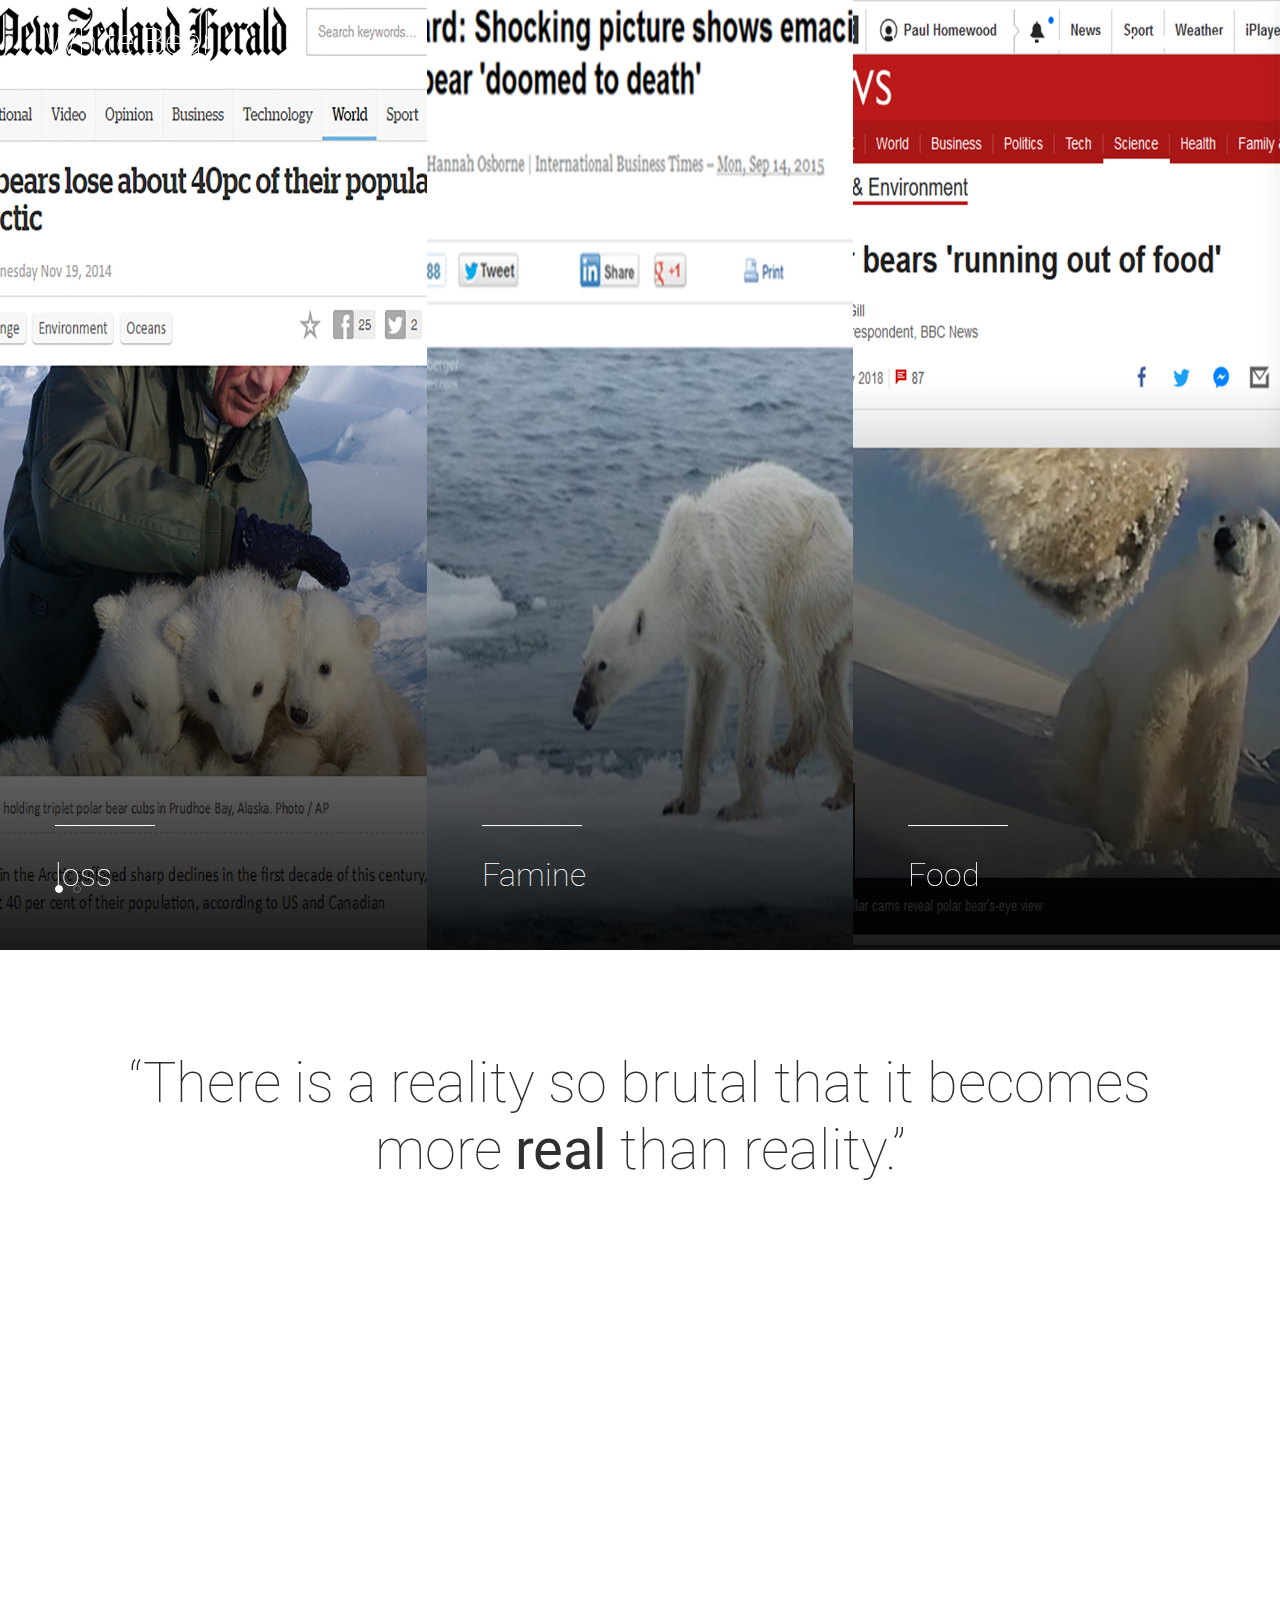
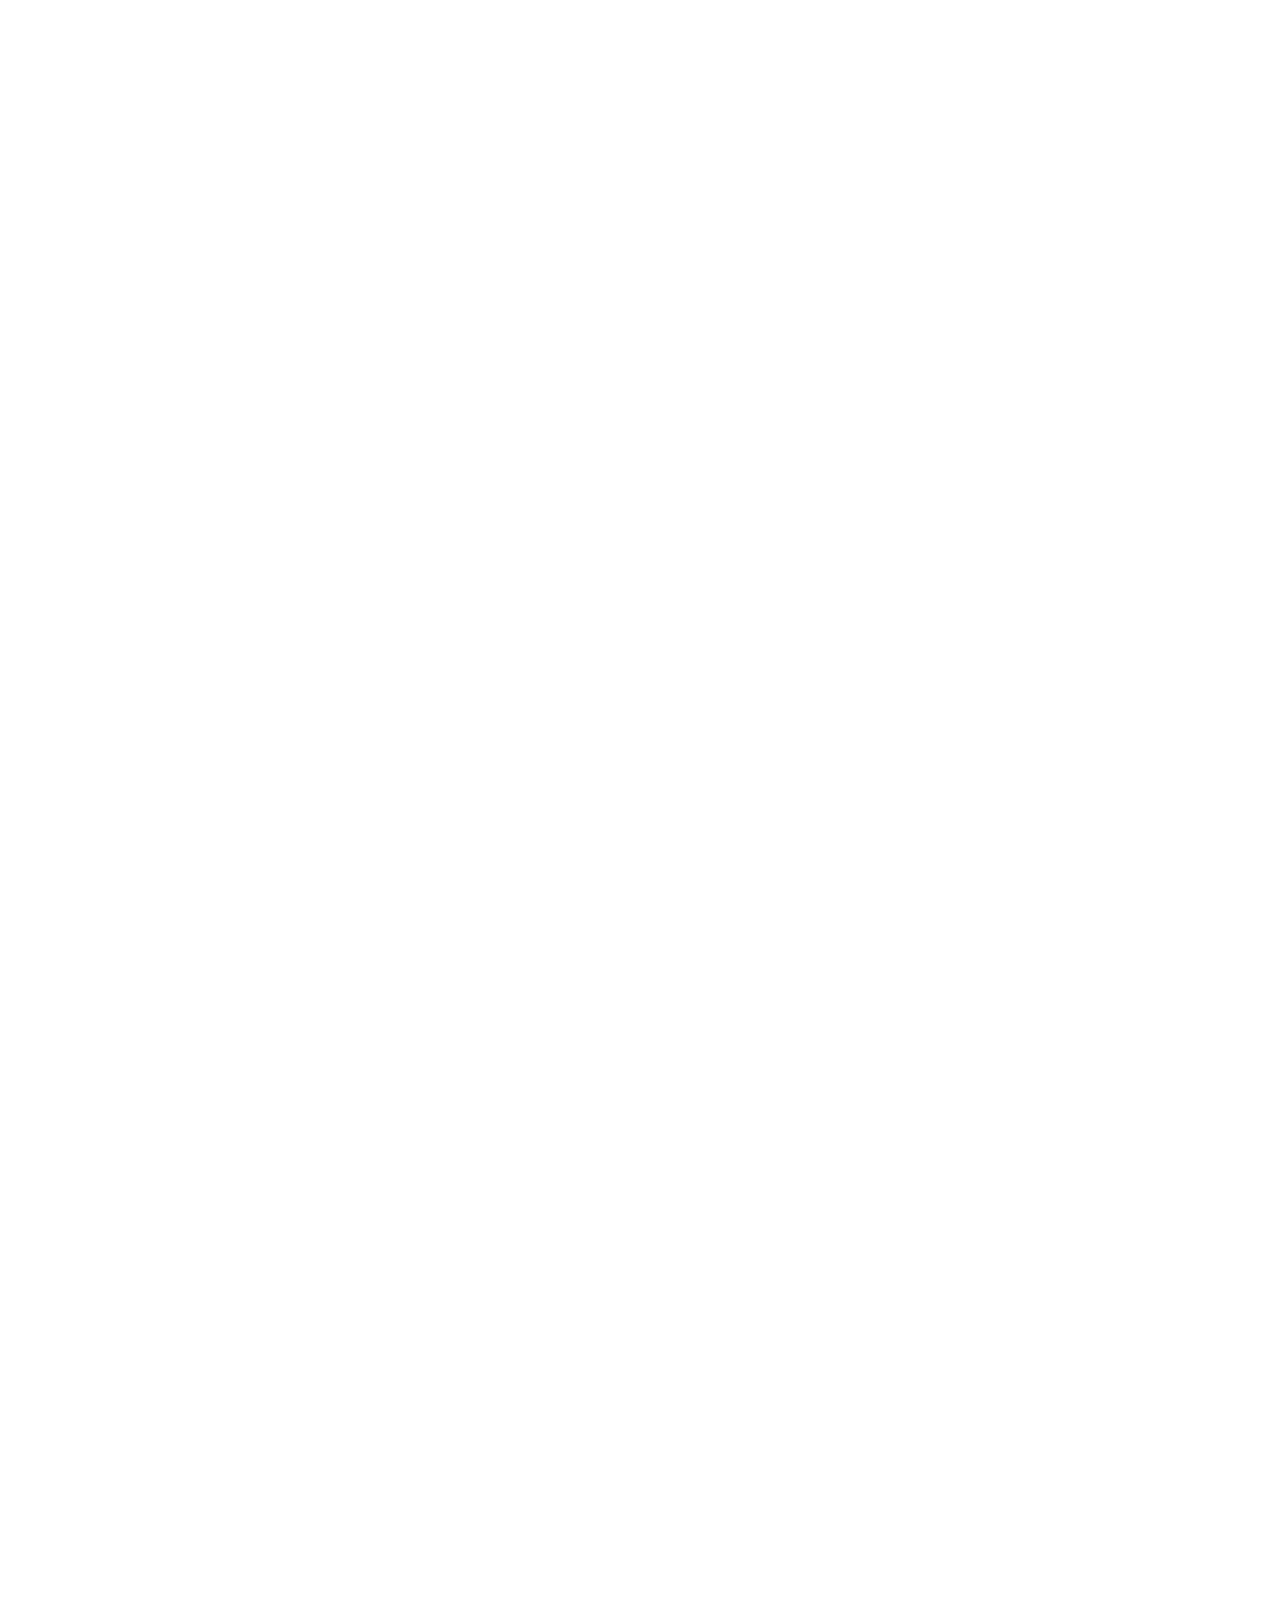
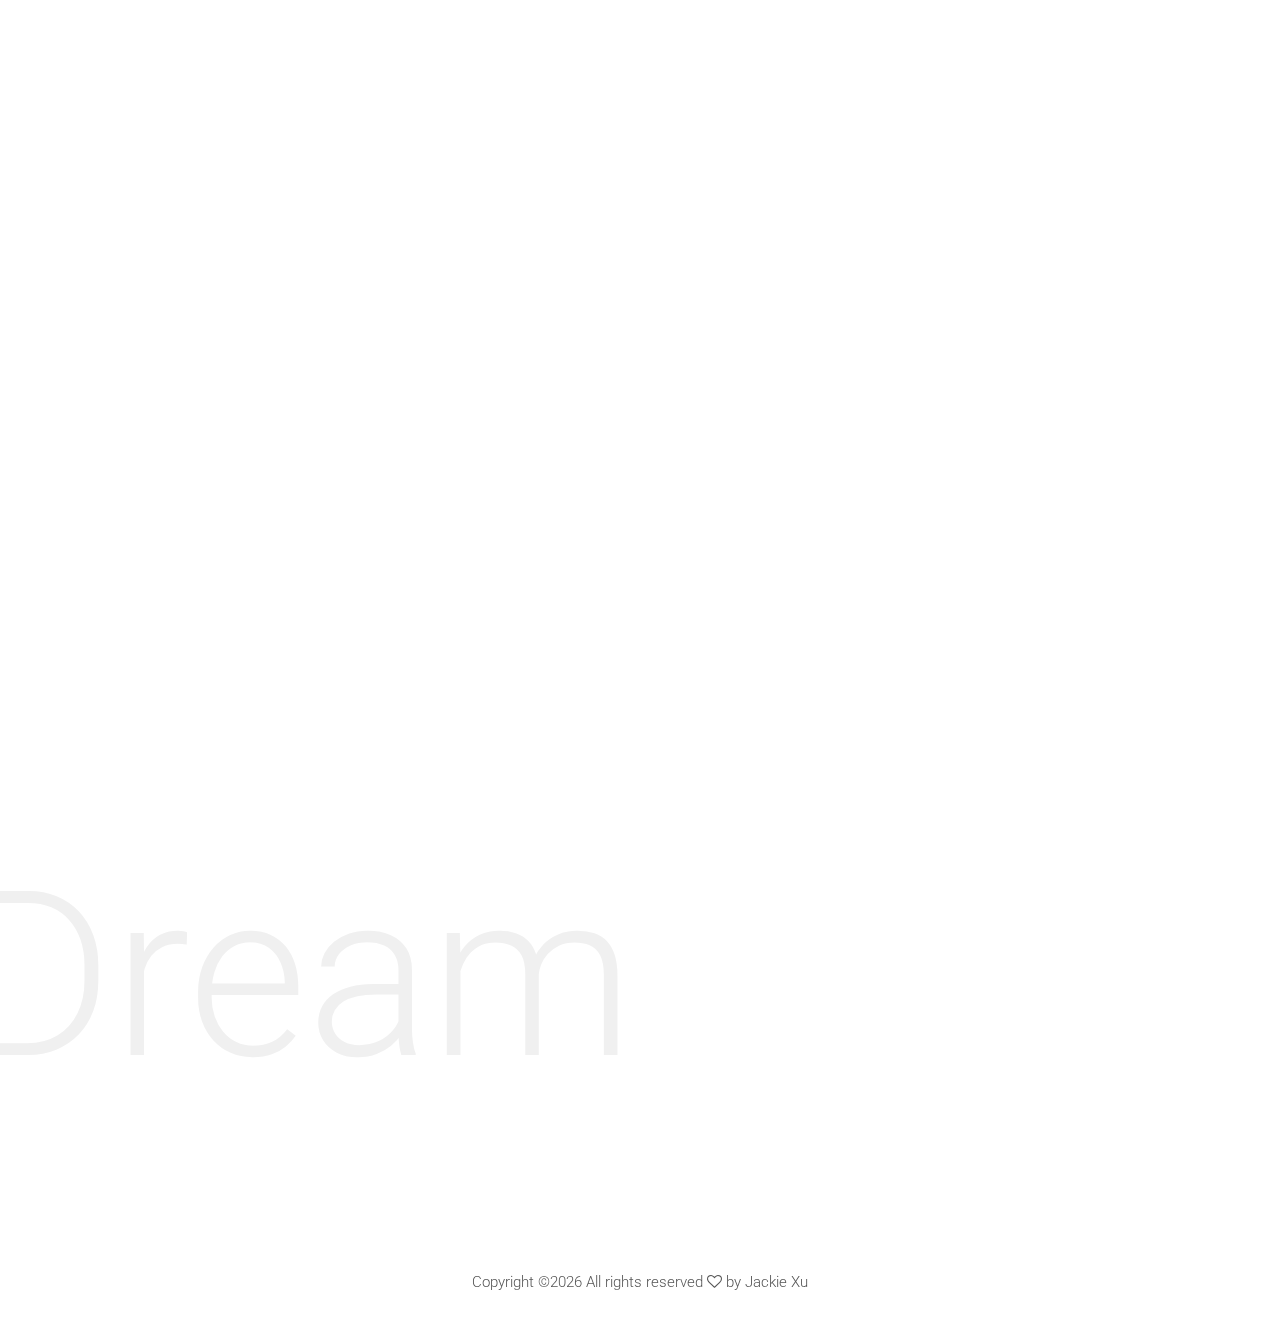
<file: comments.html>
<!DOCTYPE html>
<html lang="en">

<head>
    <meta charset="UTF-8">
    <meta name="description" content="">
    <meta http-equiv="X-UA-Compatible" content="IE=edge">
    <meta name="viewport" content="width=device-width, initial-scale=1, shrink-to-fit=no">
    <!-- The above 4 meta tags *must* come first in the head; any other head content must come *after* these tags -->

    <!-- Title  -->
    <title>White Bear's blog</title>

    <!-- Favicon  -->
    <link rel="icon" href="img/core-img/favicon.ico">

    <!-- Style CSS -->
    <link rel="stylesheet" href="style.css">

</head>

<body>
 <script>
      window.fbAsyncInit = function() {
        FB.init({
          appId      : '2197361943922586',
          cookie     : true,
          xfbml      : true,
          version    : 'v3.1'
        });

        FB.getLoginStatus(function(response) {
            statusChangeCallback(response);
        });
      };

      (function(d, s, id){
         var js, fjs = d.getElementsByTagName(s)[0];
         if (d.getElementById(id)) {return;}
         js = d.createElement(s); js.id = id;
         js.src = "//connect.facebook.net/en_US/sdk.js";
         fjs.parentNode.insertBefore(js, fjs);
       }(document, 'script', 'facebook-jssdk'));

       function statusChangeCallback(response){
         if(response.status === 'connected'){
           console.log('Logged in and authenticated');
           setElements(true);
           testAPI();
         } else {
           console.log('Not authenticated');
           setElements(false);
         }
       }

      function checkLoginState() {
        FB.getLoginStatus(function(response) {
          statusChangeCallback(response);
        });
      }

      function testAPI(){
        FB.api('/me?fields=name,email,birthday,location', function(response){
          if(response && !response.error){
            //console.log(response);
            buildProfile(response);
          }

          FB.api('/me/feed', function(response){
            if(response && !response.error){
              buildFeed(response);
            }
          });
        })
      }

      function buildProfile(user){
        let profile = `
          <h3>${user.name}</h3>
          <ul class="list-group">
            <li class="list-group-item">User ID: ${user.id}</li>
            <li class="list-group-item">Email: ${user.email}</li>
            <li class="list-group-item">Birthday: ${user.birthday}</li>
            <li class="list-group-item">Location: ${user.location.name}</li>
           
          </ul>
        `;

        document.getElementById('profile').innerHTML = profile;
      }

      function buildFeed(feed){
        let output = '<h3>Latest Posts</h3>';
        for(let i in feed.data){
          if(feed.data[i].message){
            output += `
              <div class="well">
                ${feed.data[i].message} <span>${feed.data[i].created_time}</span>
              </div>
            `;
          }
        }

        document.getElementById('feed').innerHTML = output;
      }

      function setElements(isLoggedIn){
        if(isLoggedIn){
          document.getElementById('logout').style.display = 'block';
          document.getElementById('profile').style.display = 'block';
          document.getElementById('feed').style.display = 'block';
          document.getElementById('fb-btn').style.display = 'none';
          document.getElementById('heading').style.display = 'none';
        } else {
          document.getElementById('logout').style.display = 'none';
          document.getElementById('profile').style.display = 'none';
          document.getElementById('feed').style.display = 'none';
          document.getElementById('fb-btn').style.display = 'block';
          document.getElementById('heading').style.display = 'block';
        }
      }

      function logout(){
        FB.logout(function(response){
          setElements(false);
        });
      }
    </script>
    <!-- Preloader Start -->
    <div id="preloader">
        <div class="preload-content">
            <div id="sonar-load"></div>
        </div>
    </div>
    <!-- Preloader End -->

    <!-- Grids -->
    <div class="grids d-flex justify-content-between">
        <div class="grid1"></div>
        <div class="grid2"></div>
        <div class="grid3"></div>
        <div class="grid4"></div>
        <div class="grid5"></div>
        <div class="grid6"></div>
        <div class="grid7"></div>
        <div class="grid8"></div>
        <div class="grid9"></div>
    </div>

    <!-- ***** Main Menu Area Start ***** -->
    <div class="mainMenu d-flex align-items-center justify-content-between">
        <!-- Close Icon -->
        <div class="closeIcon">
            <i class="ti-close" aria-hidden="true"></i>
        </div>
        <!-- Logo Area -->
        <div class="logo-area">
            <a href="index.html">White Bear's Blog</a>
            <li><a id="logout" href="#" onclick="logout()">Logout</a></li>
            <fb:login-button
              id="fb-btn"
              scope="public_profile"
              onlogin="checkLoginState();">
            </fb:login-button>
        </div>
        <!-- Nav -->
        <div class="sonarNav wow fadeInUp" data-wow-delay="1s">
            <nav>
                <ul>
                    <li class="nav-item active">
                        <a class="nav-link" href="index.html">Home</a>
                    </li>
                    <li class="nav-item">
                        <a class="nav-link" href="aboutme.html">About Me</a>
                    </li>
                    <li class="nav-item">
                        <a class="nav-link" href="comments.html">Comments</a>
                    </li>
                    <li class="nav-item">
                        <a class="nav-link" href="story.html">My Blog</a>
                    </li>

                </ul>
            </nav>
        </div>
        <!-- Copwrite Text -->
        <div class="copywrite-text">
            <p>
Copyright &copy;<script>document.write(new Date().getFullYear());</script> All rights reserved <i class="fa fa-heart-o" aria-hidden="true"></i> by <a href="#" target="_blank"></a>

</p>
        </div>
    </div>
    <!-- ***** Main Menu Area End ***** -->

    <!-- ***** Header Area Start ***** -->
    <header class="header-area">
        <div class="container-fluid">
            <div class="row">
                <div class="col-12">
                    <div class="menu-area d-flex justify-content-between">
                        <!-- Logo Area  -->
                        <div class="logo-area">
                            <a href="index.html">White Bear</a>
                        </div>

                        <div class="menu-content-area d-flex align-items-center">
                            <!-- Header Social Area -->
                        <div class="menu-content-area d-flex align-items-center">
                            <!-- Header Social Area -->
                            <div class="header-social-area d-flex align-items-center">
                                <a href="https://www.pinterest.nz/" data-toggle="tooltip" data-placement="bottom" title="Pinterest"><i class="fa fa-pinterest" aria-hidden="true"></i></a>
                                <a href="https://nz.linkedin.com/" data-toggle="tooltip" data-placement="bottom" title="Linkedin"><i class="fa fa-linkedin" aria-hidden="true"></i></a>
                                <a href="https://www.instagram.com/" data-toggle="tooltip" data-placement="bottom" title="Instagram"><i class="fa fa-instagram" aria-hidden="true"></i></a>
                                <a href="https://www.facebook.com/" data-toggle="tooltip" data-placement="bottom" title="Facebook"><i class="fa fa-facebook" aria-hidden="true"></i></a>
                                <a href="https://www.Twitter.com/" data-toggle="tooltip" data-placement="bottom" title="Twitter"><i class="fa fa-twitter" aria-hidden="true"></i></a>
                            </div>
                            <!-- Menu Icon -->
                            <span class="navbar-toggler-icon" id="menuIcon"></span>
                        </div>
                    </div>
                </div>
            </div>
        </div>
    </header>
    <!-- ***** Header Area End ***** -->

    <!-- ***** Hero Area Start ***** -->
    <section class="hero-area">
        <div class="hero-slides owl-carousel">
            <!-- Single Hero Slide -->
            <div class="single-hero-slide bg-img slide-background-overlay" style="background-image: url(img/bg-img/slide1.jpg);">
                <div class="container h-100">
                    <div class="row h-100 align-items-end">
                        <div class="col-12">
                            <div class="hero-slides-content">
                                <div class="line"></div>
                                <h2>loss</h2>
                            </div>
                        </div>
                    </div>
                </div>
            </div>
            <!-- Single Hero Slide -->
            <div class="single-hero-slide bg-img slide-background-overlay" style="background-image: url(img/bg-img/slide2.jpg);">
                <div class="container h-100">
                    <div class="row h-100 align-items-end">
                        <div class="col-12">
                            <div class="hero-slides-content">
                                <div class="line"></div>
                                <h2>Famine</h2>
                            </div>
                        </div>
                    </div>
                </div>
            </div>
            <!-- Single Hero Slide -->
            <div class="single-hero-slide bg-img slide-background-overlay" style="background-image: url(img/bg-img/slide3.jpg);">
                <div class="container h-100">
                    <div class="row h-100 align-items-end">
                        <div class="col-12">
                            <div class="hero-slides-content">
                                <div class="line"></div>
                                <h2>Food</h2>
                            </div>
                        </div>
                    </div>
                </div>
            </div>
            <!-- Single Hero Slide -->
            <div class="single-hero-slide bg-img slide-background-overlay" style="background-image: url(img/bg-img/slide4.jpg);">
                <div class="container h-100">
                    <div class="row h-100 align-items-end">
                        <div class="col-12">
                            <div class="hero-slides-content">
                                <div class="line"></div>
                                <h2>Complexity</h2>
                            </div>
                        </div>
                    </div>
                </div>
            </div>
           
    </section>
    <!-- ***** Hero Area End ***** -->

    <!-- ***** Portfolio Area Start ***** -->
    <div class="portfolio-area section-padding-100">
        <div class="container">
            <div class="row">
                <div class="col-12">
                    <div class="portfolio-title">
                        <h2>“There is a reality so brutal that it becomes more <span>real</span> than reality.”</h2>
                    </div>
                </div>
            </div>

            <div class="row justify-content-between">
                <!-- Single comment Area -->
                <div class="col-12 col-md-5">
                    <div class="single-portfolio-item mt-100 portfolio-item-1 wow fadeIn">
                        <div class="backend-content">
                            <img class="dots" src="img/core-img/dots.png" alt="">
                            <h2>Reality</h2>
                        </div>
      
                        <div class="portfolio-meta">
                            <p class="portfolio-date">Feb 02, 2018</p>
                            <h2><iframe src="https://www.facebook.com/plugins/post.php?href=https%3A%2F%2Fwww.facebook.com%2FPolarBearsInternational%2Fposts%2F10156888278426842&width=500" width="500" height="329" style="border:none;overflow:hidden" scrolling="no" frameborder="0" allowTransparency="true" allow="encrypted-media"></iframe></h2>
                        </div>
                    </div>
                </div>
                <!-- Single comment Area -->
                <div class="col-12 col-md-6">
                    <div class="single-portfolio-item mt-230 portfolio-item-2 wow fadeIn">
                        <div class="backend-content">
                            <img class="dots" src="img/core-img/dots.png" alt="">
                        </div>

                        <div class="portfolio-meta">
                            <p class="portfolio-date">Mar 02, 2018</p>
                            <h2><iframe src="https://www.facebook.com/plugins/post.php?href=https%3A%2F%2Fwww.facebook.com%2Fnytimes%2Fposts%2F10151684629094999&width=500" width="500" height="548" style="border:none;overflow:hidden" scrolling="no" frameborder="0" allowTransparency="true" allow="encrypted-media"></iframe></h2>
                        </div>
                    </div>
                </div>
            </div>

            <div class="row">
                <!-- Single comment Area -->
                <div class="col-12 col-md-10">
                    <div class="single-portfolio-item mt-100 portfolio-item-3 wow fadeIn">
                        <div class="backend-content">
                            <img class="dots" src="img/core-img/dots.png" alt="">
                            <h2>Global Warming</h2>
                        </div>
                        <div class="portfolio-meta">
                            <p class="portfolio-date">Apr 02, 2018</p>
                            <h2><iframe src="https://www.facebook.com/plugins/post.php?href=https%3A%2F%2Fwww.facebook.com%2FPolarBearsInternational%2Fposts%2F10156888233546842&width=500" width="500" height="529" style="border:none;overflow:hidden" scrolling="no" frameborder="0" allowTransparency="true" allow="encrypted-media"></iframe></h2>
                        </div>
                    </div>
                </div>
            </div>

            <div class="row justify-content-end">
                <!-- Single comment Area -->
                <div class="col-12 col-md-6">
                    <div class="single-portfolio-item portfolio-item-4 wow fadeIn">
                        <div class="backend-content">
                            <img class="dots" src="img/core-img/dots.png" alt="">
                        </div>
                        <div class="portfolio-meta">
                            <p class="portfolio-date">May 02, 2018</p>
                            <h2><iframe src="https://www.facebook.com/plugins/post.php?href=https%3A%2F%2Fwww.facebook.com%2FABCNewsPolitics%2Fphotos%2Fa.204580616306839%2F1709063809191838%2F%3Ftype%3D3&width=500" width="500" height="523" style="border:none;overflow:hidden" scrolling="no" frameborder="0" allowTransparency="true" allow="encrypted-media"></iframe></h2>
                        </div>
                    </div>
                </div>
            </div>

            <div class="row">
                <!-- Single comment Area -->
                <div class="col-12 col-md-5">
                    <div class="single-portfolio-item portfolio-item-5 wow fadeIn">
                        <div class="backend-content">
                            <img class="dots" src="img/core-img/dots.png" alt="">
                            <h2>Hope</h2>
                        </div>
                        <div class="portfolio-meta">
                            <p class="portfolio-date">Jun 02, 2018</p>
                            <h2><iframe src="https://www.facebook.com/plugins/post.php?href=https%3A%2F%2Fwww.facebook.com%2FtheGWPF%2Fposts%2F1155044854654315&width=500" width="500" height="548" style="border:none;overflow:hidden" scrolling="no" frameborder="0" allowTransparency="true" allow="encrypted-media"></iframe></h2>
                        </div>
                    </div>
                </div>
            </div>



            <div class="row justify-content-end">
                <!-- Single comment Area -->
                <div class="col-12 col-md-4">
                    <div class="single-portfolio-item portfolio-item- wow fadeIn">
                        <div class="backend-content">
                            <img class="dots" src="img/core-img/dots.png" alt="">
                            <h2>?</h2>
                        </div>
                        <div class="portfolio-meta">
                            <p class="portfolio-date">Jul 02, 2018</p>
                            <h2><iframe src="https://www.facebook.com/plugins/post.php?href=https%3A%2F%2Fwww.facebook.com%2FSFChronicle%2Fposts%2F10156841133109524&width=500" width="500" height="530" style="border:none;overflow:hidden" scrolling="no" frameborder="0" allowTransparency="true" allow="encrypted-media"></iframe></h2>
                        </div>
                    </div>
                </div>
            </div>
        </div>
    </div>
    <!-- ***** Portfolio Area End ***** -->

    <!-- ***** Call to Action Area Start ***** -->
    <div class="sonar-call-to-action-area section-padding-0-100">
        <div class="backEnd-content">
            <h2>Dream</h2>
        </div>
        <div class="container">
            <div class="row">
                <div class="col-12">
                    <div class="call-to-action-content wow fadeInUp" data-wow-delay="0.5s">
                        <h2>What you say</h2>
                        <a href="https://www.facebook.com/PolarBearsInternational/" class="btn sonar-btn mt-100">Let's talk</a>
                    </div>
                </div>
            </div>
        </div>
    </div>
    <!-- ***** Call to Action Area End ***** -->

    <!-- ***** Footer Area Start ***** -->
    <footer class="footer-area">
        <div class="container">
            <div class="row">
                <div class="col-12">
                    <!-- Copywrite Text -->
                    <div class="copywrite-text">
                        <p><!-- Link back to Colorlib can't be removed. Template is licensed under CC BY 3.0. -->
Copyright &copy;<script>document.write(new Date().getFullYear());</script> All rights reserved  <i class="fa fa-heart-o" aria-hidden="true"></i> by <a href="#" target="_blank">Jackie Xu</a>
<!-- Link back to Colorlib can't be removed. Template is licensed under CC BY 3.0. -->
</p>
                    </div>
                </div>
            </div>
        </div>
    </footer>
    <!-- ***** Footer Area End ***** -->

    <!-- jQuery (Necessary for All JavaScript Plugins) -->
    <script src="js/jquery/jquery-2.2.4.min.js"></script>
    <!-- Popper js -->
    <script src="js/popper.min.js"></script>
    <!-- Bootstrap js -->
    <script src="js/bootstrap.min.js"></script>
    <!-- Plugins js -->
    <script src="js/plugins.js"></script>
    <!-- Active js -->
    <script src="js/active.js"></script>

</body>

</html>
</file>
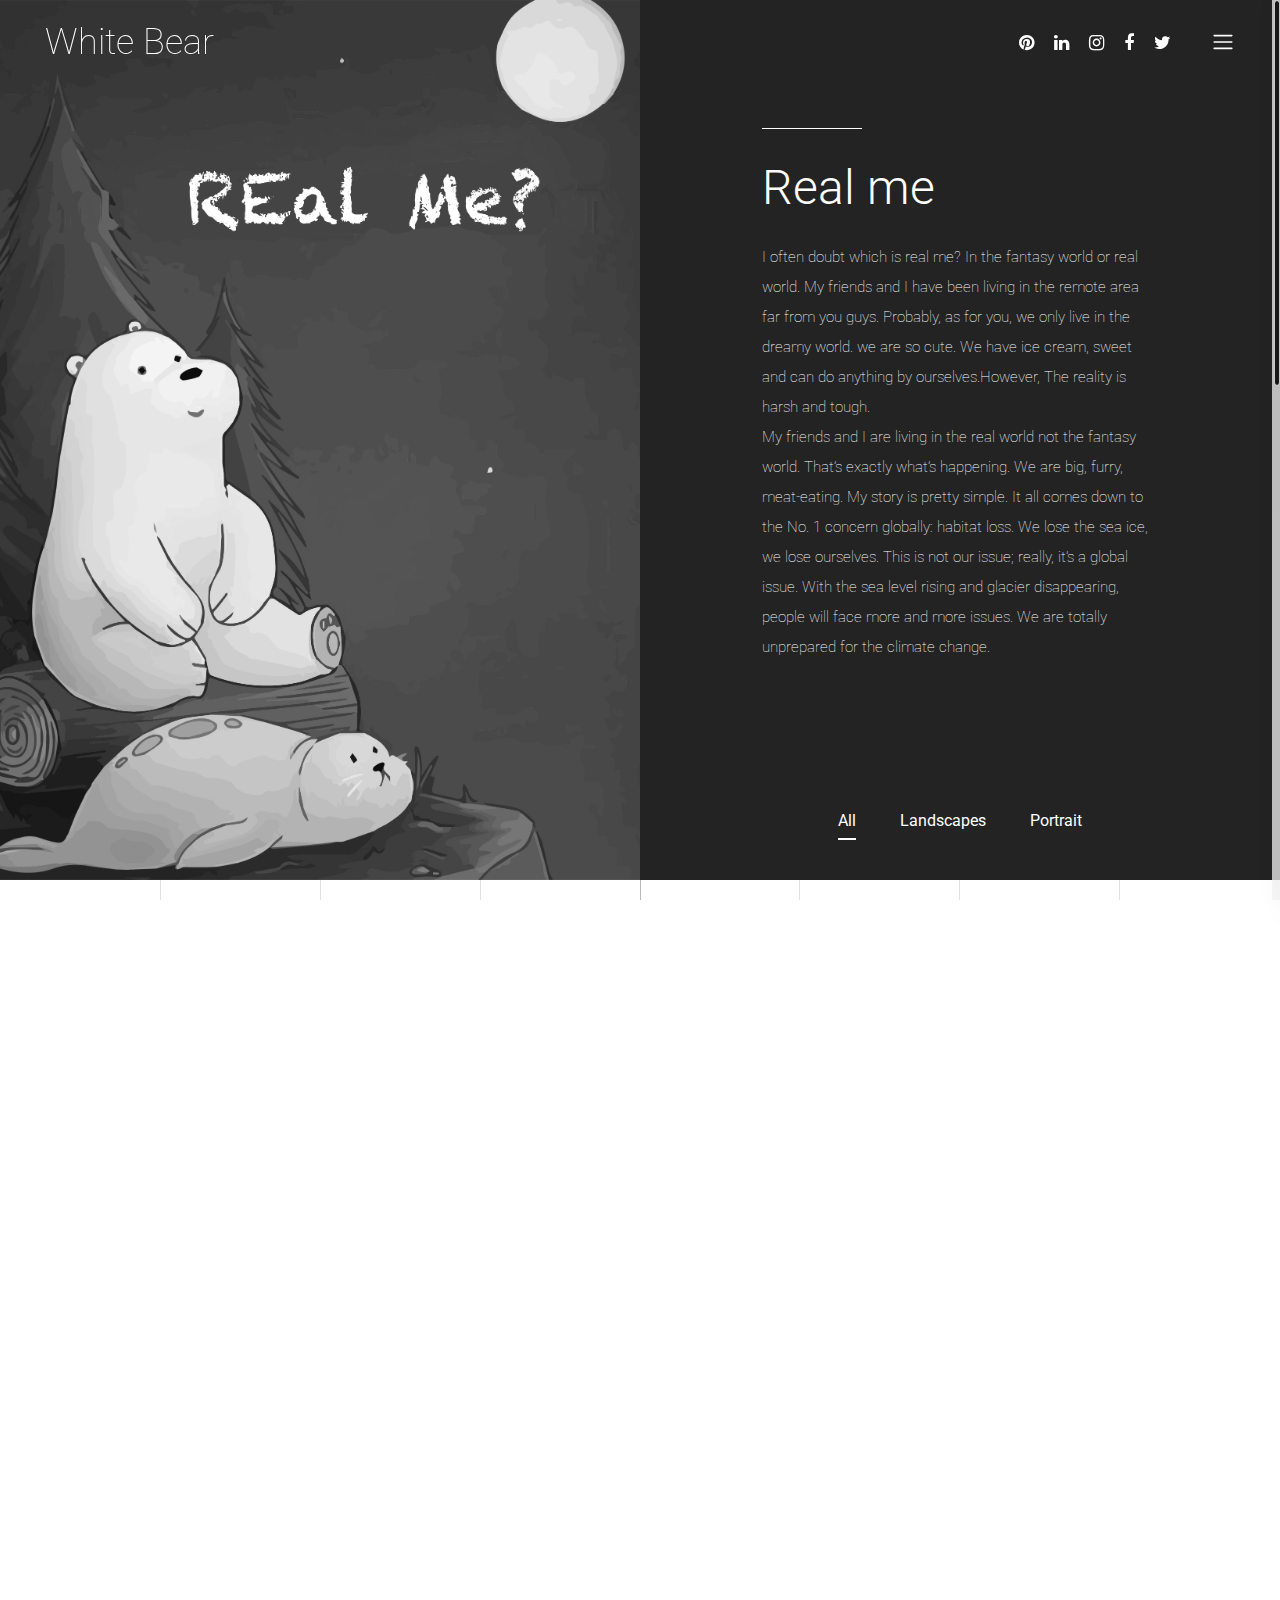
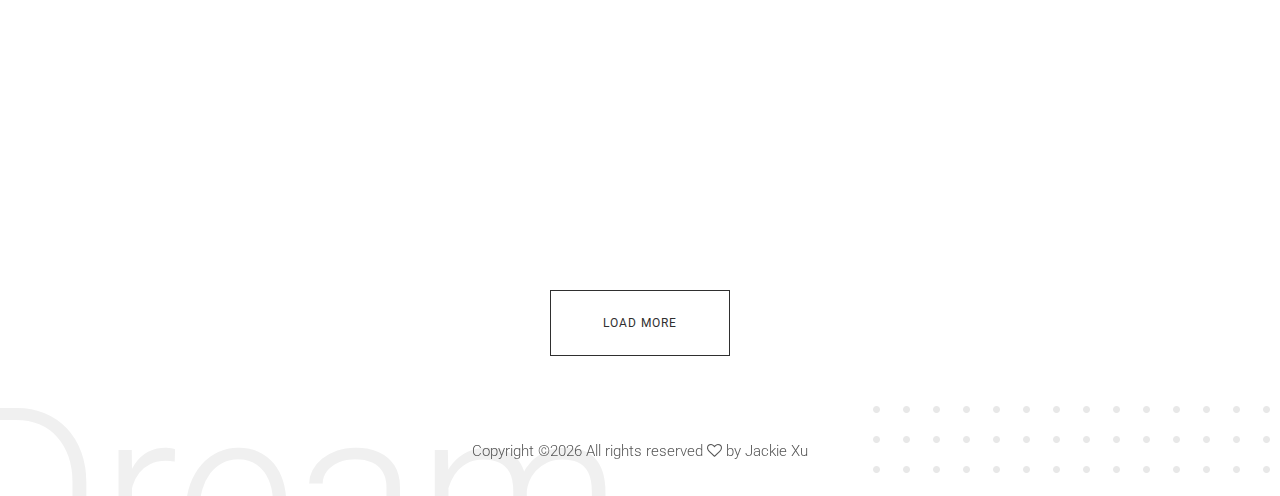
<file: story.html>
<!DOCTYPE html>
<html lang="en">

<head>
    <meta charset="UTF-8">
    <meta name="description" content="">
    <meta http-equiv="X-UA-Compatible" content="IE=edge">
    <meta name="viewport" content="width=device-width, initial-scale=1, shrink-to-fit=no">
    <!-- The above 4 meta tags *must* come first in the head; any other head content must come *after* these tags -->

    <!-- Title  -->
    <title>White Bear's blog</title>

    <!-- Favicon  -->
    <link rel="icon" href="img/core-img/favicon.ico">

    <!-- Style CSS -->
    <link rel="stylesheet" href="style.css">

</head>

<body>
    <!-- Preloader Start -->
    <div id="preloader">
        <div class="preload-content">
            <div id="sonar-load"></div>
        </div>
    </div>
    <!-- Preloader End -->

    <!-- Grids -->
    <div class="grids d-flex justify-content-between">
        <div class="grid1"></div>
        <div class="grid2"></div>
        <div class="grid3"></div>
        <div class="grid4"></div>
        <div class="grid5"></div>
        <div class="grid6"></div>
        <div class="grid7"></div>
        <div class="grid8"></div>
        <div class="grid9"></div>
    </div>

    <!-- ***** Main Menu Area Start ***** -->
    <div class="mainMenu d-flex align-items-center justify-content-between">
        <!-- Close Icon -->
        <div class="closeIcon">
            <i class="ti-close" aria-hidden="true"></i>
        </div>
        <!-- Logo Area -->
        <div class="logo-area">
            <a href="index.html">White Bear's blog</a>
            <li><a id="logout" href="#" onclick="logout()">Logout</a></li>
            <fb:login-button
              id="fb-btn"
              scope="public_profile"
              onlogin="checkLoginState();">
            </fb:login-button>
        </div>
        <!-- Nav -->
        <div class="sonarNav">
            <nav>
                <ul>
                    <li class="nav-item active">
                        <a class="nav-link" href="index.html">Home</a>
                    </li>
                    <li class="nav-item">
                        <a class="nav-link" href="aboutme.html">About Me</a>
                    </li>
                    <li class="nav-item">
                        <a class="nav-link" href="comments.html">Comments</a>
                    </li>
                    <li class="nav-item">
                        <a class="nav-link" href="story.html">My Blog</a>
                    </li>

                </ul>
            </nav>
        </div>
        <!-- Copwrite Text -->
        <div class="copywrite-text">
        </div>
    </div>
    <!-- ***** Main Menu Area End ***** -->

    <!-- ***** Header Area Start ***** -->
    <header class="header-area">
        <div class="container-fluid">
            <div class="row">
                <div class="col-12">
                    <div class="menu-area d-flex justify-content-between">
                        <!-- Logo Area  -->
                        <div class="logo-area">
                            <a href="index.html">White Bear</a>
                        </div>

                        <div class="menu-content-area d-flex align-items-center">
                            <!-- Header Social Area -->
                            <div class="header-social-area d-flex align-items-center">
                                <a href="https://www.pinterest.nz/" data-toggle="tooltip" data-placement="bottom" title="Pinterest"><i class="fa fa-pinterest" aria-hidden="true"></i></a>
                                <a href="https://nz.linkedin.com/" data-toggle="tooltip" data-placement="bottom" title="Linkedin"><i class="fa fa-linkedin" aria-hidden="true"></i></a>
                                <a href="https://www.instagram.com/" data-toggle="tooltip" data-placement="bottom" title="Instagram"><i class="fa fa-instagram" aria-hidden="true"></i></a>
                                <a href="https://www.facebook.com/" data-toggle="tooltip" data-placement="bottom" title="Facebook"><i class="fa fa-facebook" aria-hidden="true"></i></a>
                                <a href="https://www.Twitter.com/" data-toggle="tooltip" data-placement="bottom" title="Twitter"><i class="fa fa-twitter" aria-hidden="true"></i></a>
                            </div>
                            <!-- Menu Icon -->
                            <span class="navbar-toggler-icon" id="menuIcon"></span>
                        </div>
                    </div>
                </div>
            </div>
        </div>
    </header>
    <!-- ***** Header Area End ***** -->

    <!-- ***** Hero Area Start ***** -->
    <div class="hero-area d-flex align-items-center">
        <!-- Hero Thumbnail -->
        <div class="hero-thumbnail equalize bg-img" style="background-image: url(img/bg-img/portfolio.jpg);"></div>
        
        <!-- Hero Content -->
        <div class="hero-content equalize">
            <div class="container-fluid h-100">
                <div class="row h-100 align-items-center justify-content-center">
                    <div class="col-12 col-md-8">
                        <div class="line"></div>
                        <h2>Real me</h2>
                        <p>I often doubt which is real me? In the fantasy world or real world. My friends and I have been living in the remote area far from you guys. Probably, as for you, we only live in the dreamy world. we are so cute. We have ice cream, sweet and can do anything by ourselves.However, The reality is harsh and tough.
                        <br>My friends and I are living in the real world not the fantasy world. That’s exactly what’s happening. We are big, furry, meat-eating. My story is pretty simple. It all comes down to the No. 1 concern globally: habitat loss. We lose the sea ice, we lose ourselves. This is not our issue; really, it’s a global issue. With the sea level rising and glacier disappearing, people will face more and more issues. We are totally unprepared for the climate change.
                        </p>
                        <p><iframe src="https://www.facebook.com/plugins/share_button.php?href=https%3A%2F%2Fjackie2017vic.github.io%2FMDDN201_assignment_3%2Fstory.html&layout=button&size=small&mobile_iframe=true&appId=2197361943922586&width=59&height=20" width="59" height="20" style="border:none;overflow:hidden" scrolling="no" frameborder="0" allowTransparency="true" allow="encrypted-media"></iframe>
                        </p>
                    </div>
                </div>
            </div>
        </div>

        <!-- Portfolio Menu -->
        <div class="sonar-portfolio-menu">
            <div class="text-center portfolio-menu">
                <button class="btn active" data-filter="*">All</button>
                <button class="btn" data-filter=".landscapes">Landscapes</button>
                <button class="btn" data-filter=".portraits">Portrait</button>

            </div>
        </div>
    </div>
    <!-- ***** Hero Area End ***** -->

    <!-- ****** Gallery Area Start ****** -->
    <section class="sonar-projects-area" id="projects">
        <div class="container-fluid">
            <div class="row sonar-portfolio">

                <!-- Single gallery Item -->
                <div class="col-12 col-sm-6 col-lg-3 single_gallery_item landscapes studio wow fadeInUpBig" data-wow-delay="300ms">
                    <a class="gallery-img" href="img/portfolio-img/1.jpg"><img src="img/portfolio-img/1.jpg" alt=""></a>
                    <!-- Gallery Content -->
                    <div class="gallery-content">
                        <h4>Aurora</h4>
                        <p>landscapes</p>
                    </div>
                </div>

                <!-- Single gallery Item -->
                <div class="col-12 col-sm-6 col-lg-3 single_gallery_item portraits fashion wow fadeInUpBig" data-wow-delay="500ms">
                    <a class="gallery-img" href="img/portfolio-img/2.jpg"><img src="img/portfolio-img/2.jpg" alt=""></a>
                    <!-- Gallery Content -->
                    <div class="gallery-content">
                        <h4>A beautifull encounter</h4>
                        <p>Portrait</p>
                    </div>
                </div>

                <!-- Single gallery Item -->
                <div class="col-12 col-sm-6 col-lg-3 single_gallery_item landscapes studio wow fadeInUpBig" data-wow-delay="700ms">
                    <a class="gallery-img" href="img/portfolio-img/3.jpg"><img src="img/portfolio-img/3.jpg" alt=""></a>
                    <!-- Gallery Content -->
                    <div class="gallery-content">
                        <h4>Polar region</h4>
                        <p>Landscapes</p>
                    </div>
                </div>

                <!-- Single gallery Item -->
                <div class="col-12 col-sm-6 col-lg-3 single_gallery_item portraits studio wow fadeInUpBig" data-wow-delay="900ms">
                    <a class="gallery-img" href="img/portfolio-img/4.jpg"><img src="img/portfolio-img/4.jpg" alt=""></a>
                    <!-- Gallery Content -->
                    <div class="gallery-content">
                        <h4>Sleep</h4>
                        <p>Portrait</p>
                    </div>
                </div>

                <!-- Single gallery Item -->
                <div class="col-12 col-sm-6 col-lg-3 single_gallery_item landscapes fashion wow fadeInUpBig" data-wow-delay="300ms">
                    <a class="gallery-img" href="img/portfolio-img/5.jpg"><img src="img/portfolio-img/5.jpg" alt=""></a>
                    <!-- Gallery Content -->
                    <div class="gallery-content">
                        <h4>Ice</h4>
                        <p>Landscapes</p>
                    </div>
                </div>

                <!-- Single gallery Item -->
                <div class="col-12 col-sm-6 col-lg-3 single_gallery_item portraits fashion wow fadeInUpBig" data-wow-delay="500ms">
                    <a class="gallery-img" href="img/portfolio-img/6.jpg"><img src="img/portfolio-img/6.jpg" alt=""></a>
                    <!-- Gallery Content -->
                    <div class="gallery-content">
                        <h4>Love</h4>
                        <p>Portrait</p>
                    </div>
                </div>

                <!-- Single gallery Item -->
                <div class="col-12 col-sm-6 col-lg-3 single_gallery_item landscapes fashion wow fadeInUpBig" data-wow-delay="700ms">
                    <a class="gallery-img" href="img/portfolio-img/7.jpg"><img src="img/portfolio-img/7.jpg" alt=""></a>
                    <!-- Gallery Content -->
                    <div class="gallery-content">
                        <h4>sea ice melted</h4>
                        <p>Landscapes</p>
                    </div>
                </div>

                <!-- Single gallery Item -->
                <div class="col-12 col-sm-6 col-lg-3 single_gallery_item portraits studio wow fadeInUpBig" data-wow-delay="900ms">
                    <a class="gallery-img" href="img/portfolio-img/8.jpg"><img src="img/portfolio-img/8.jpg" alt=""></a>
                    <!-- Gallery Content -->
                    <div class="gallery-content">
                        <h4>Hug</h4>
                        <p>Portrait</p>
                    </div>
                </div>

                
            </div>

            <div class="row">
                <div class="col-12 text-center">
                    <a href="#" class="btn sonar-btn">Load More</a>
                </div>
            </div>
        </div>
    </section>
    <!-- ****** Gallery Area End ****** -->

    <!-- ***** Footer Area Start ***** -->
    <footer class="footer-area">
        <!-- back end content -->
        <div class="backEnd-content">
            <img class="dots" src="img/core-img/dots.png" alt="">
            <h2>Dream</h2>
        </div>
        
        <div class="container">
            <div class="row">
                <div class="col-12">
                    <!-- Copywrite Text -->
                    <div class="copywrite-text">
                        <p>
Copyright &copy;<script>document.write(new Date().getFullYear());</script> All rights reserved <i class="fa fa-heart-o" aria-hidden="true"></i> by <a href="#" target="_blank">Jackie Xu</a>

</p>
                    </div>
                </div>
            </div>
        </div>
    </footer>
    <!-- ***** Footer Area End ***** -->

    <!-- jQuery (Necessary for All JavaScript Plugins) -->
    <script src="js/jquery/jquery-2.2.4.min.js"></script>
    <!-- Popper js -->
    <script src="js/popper.min.js"></script>
    <!-- Bootstrap js -->
    <script src="js/bootstrap.min.js"></script>
    <!-- Plugins js -->
    <script src="js/plugins.js"></script>
    <!-- Active js -->
    <script src="js/active.js"></script>

</body>

</html>
</file>
<file: style.css>
/* [ -- Master Stylesheet -- ] */
/* ----------------------------------------------------------
:: Template Name: Sonar - Photography Template
:: Author: Colorlib
:: Author URL: https://colorlib.com
:: Version: 1.0
:: Created: March 09, 2018
:: Last Updated: March 09, 2018
---------------------------------------------------------- */
/* Variables */
/* mixin */
/* :: Import Fonts */
@import url("https://fonts.googleapis.com/css?family=Roboto:100,300,400,500,700");
/* :: Import All CSS */
@import url(css/bootstrap.min.css);
@import url(css/animate.css);
@import url(css/owl.carousel.css);
@import url(css/magnific-popup.css);
@import url(css/font-awesome.min.css);
@import url(css/themify-icons.css);
/* :: Base CSS */
* {
  margin: 0;
  padding: 0; }

body {
  font-family: "Roboto", sans-serif; }

h1,
h2,
h3,
h4,
h5,
h6 {
  color: #2f2f2f;
  font-weight: 300; }

p {
  color: #565656;
  font-size: 15px;
  line-height: 2;
  font-weight: 100; }

a {
  -webkit-transition-duration: 500ms;
  transition-duration: 500ms;
  text-decoration: none;
  outline: none;
  font-size: 14px;
  font-weight: 700; }
  a:hover, a:focus {
    -webkit-transition-duration: 500ms;
    transition-duration: 500ms;
    text-decoration: none;
    outline: none;
    font-size: 12px;
    font-weight: 400; }

#preloader {
  display: -webkit-box;
  display: -ms-flexbox;
  display: flex;
  -webkit-box-align: center;
  -ms-flex-align: center;
  -ms-grid-row-align: center;
  align-items: center;
  -webkit-box-pack: center;
  -ms-flex-pack: center;
  justify-content: center;
  background-color: #232323;
  position: fixed;
  width: 100%;
  height: 100%;
  z-index: 1000000; }

#sonar-load {
  width: 70px;
  height: 70px;
  border-radius: 50%;
  border: 3px;
  border-style: solid;
  border-color: transparent;
  border-top-color: #f8f5f5;
  -webkit-animation: sonar 2400ms linear infinite;
  animation: sonar 2400ms linear infinite;
  z-index: 999; }
  #sonar-load:before {
    content: "";
    position: absolute;
    top: 7.5px;
    left: 7.5px;
    right: 7.5px;
    bottom: 7.5px;
    border-radius: 50%;
    border: 3px;
    border-style: solid;
    border-color: transparent;
    border-top-color: #f8f5f5;
    -webkit-animation: sonar 2700ms linear infinite;
    animation: sonar 2700ms linear infinite; }
  #sonar-load:after {
    content: "";
    position: absolute;
    top: 20px;
    left: 20px;
    right: 20px;
    bottom: 20px;
    border-radius: 50%;
    border: 3px;
    border-style: solid;
    border-color: transparent;
    border-top-color: #f8f5f5;
    -webkit-animation: sonar 1800ms linear infinite;
    animation: sonar 1800ms linear infinite; }

@-webkit-keyframes sonar {
  0% {
    -webkit-transform: rotate(0deg);
    transform: rotate(0deg); }
  100% {
    -webkit-transform: rotate(360deg);
    transform: rotate(360deg); } }
@keyframes sonar {
  0% {
    -webkit-transform: rotate(0deg);
    transform: rotate(0deg); }
  100% {
    -webkit-transform: rotate(360deg);
    transform: rotate(360deg); } }
ul,
ol {
  margin: 0; }
  ul li,
  ol li {
    list-style: none; }

img {
  height: auto;
  max-width: 100%; }

.sonar-table {
  display: table;
  z-index: 9;
  position: absolute;
  width: 100%;
  height: 100%;
  margin: 0; }

.sonar-table-cell {
  display: table-cell;
  vertical-align: middle; }

.mt-15 {
  margin-top: 15px; }

.mt-30 {
  margin-top: 30px; }

.mt-50 {
  margin-top: 50px; }

.mt-70 {
  margin-top: 70px; }

.mt-100 {
  margin-top: 100px; }

.mb-15 {
  margin-bottom: 15px; }

.mb-30 {
  margin-bottom: 30px; }

.mb-50 {
  margin-bottom: 50px; }

.ml-15 {
  margin-left: 15px; }

.ml-30 {
  margin-left: 30px; }

.mr-15 {
  margin-right: 15px; }

.mr-30 {
  margin-right: 30px; }

.mb-70 {
  margin-bottom: 70px; }

.mb-100 {
  margin-bottom: 100px; }

.mt-230 {
  margin-top: 230px; }
  @media only screen and (max-width: 767px) {
    .mt-230 {
      margin-top: 100px; } }

.bg-img {
  background-position: center center;
  background-size: cover;
  background-repeat: no-repeat; }

.bg-transparent {
  background-color: transparent; }

.font-bold {
  font-weight: 700; }

.font-light {
  font-weight: 300; }

.height-500 {
  height: 500px !important; }

.height-600 {
  height: 600px !important; }

.height-700 {
  height: 700px !important; }

.height-800 {
  height: 800px !important; }

.mfp-wrap {
  z-index: 100000; }

.mfp-image-holder .mfp-close,
.mfp-iframe-holder .mfp-close {
  color: #ffffff;
  right: -30px;
  padding-right: 0;
  width: 30px;
  height: 30px;
  line-height: 25px;
  text-align: center;
  border: 2px solid #ffffff;
  border-radius: 50%;
  top: 10px; }

#scrollUp {
  background-color: #232323;
  border-radius: 50%;
  bottom: 60px;
  right: 60px;
  box-shadow: 0 2px 6px 0 rgba(0, 0, 0, 0.3);
  color: #ffffff;
  font-size: 30px;
  height: 70px;
  text-align: center;
  width: 70px;
  line-height: 66px;
  -webkit-transition-duration: 500ms;
  transition-duration: 500ms; }
  #scrollUp:hover {
    background-color: #192a56; }
  @media only screen and (min-width: 768px) and (max-width: 991px) {
    #scrollUp {
      bottom: 30px;
      right: 30px;
      height: 50px;
      width: 50px;
      line-height: 46px; } }
  @media only screen and (max-width: 767px) {
    #scrollUp {
      bottom: 30px;
      right: 30px;
      height: 50px;
      width: 50px;
      line-height: 46px; } }

.section-padding-100 {
  padding: 100px 0; }

.section-padding-50 {
  padding: 50px 0; }

.section-padding-50-0 {
  padding: 50px 0 0 0; }

.section-padding-100-70 {
  padding: 100px 0 70px; }

.section-padding-100-50 {
  padding: 100px 0 50px; }

.section-padding-100-0 {
  padding: 100px 0 0; }

.section-padding-0-100 {
  padding: 0 0 100px; }

.section-padding-100-20 {
  padding: 100px 0 20px 0; }

.bg-gray {
  background-color: #f8f5f5; }

.nicescroll-rails {
  z-index: 999999 !important; }

.section-heading {
  text-align: center;
  margin-bottom: 80px;
  position: relative;
  z-index: 1; }
  .section-heading .line {
    width: 100px;
    height: 1px;
    background-color: #232323;
    margin-bottom: 30px;
    display: block; }
  .section-heading h2 {
    font-size: 48px;
    margin-bottom: 0;
    font-weight: 100;
    line-height: 1.5; }
    .section-heading h2 span {
      font-weight: 400; }
    @media only screen and (min-width: 768px) and (max-width: 991px) {
      .section-heading h2 {
        font-size: 36px; } }
    @media only screen and (max-width: 767px) {
      .section-heading h2 {
        font-size: 30px; } }

.sonar-btn {
  position: relative;
  z-index: 1;
  min-width: 180px;
  height: 66px;
  border: 1px solid;
  border-color: #2f2f2f;
  text-transform: uppercase;
  color: #2f2f2f;
  font-size: 12px;
  letter-spacing: 1px;
  border-radius: 0;
  line-height: 64px;
  padding: 0;
  background-color: #ffffff; }
  .sonar-btn:hover, .sonar-btn:focus {
    background-color: #2f2f2f;
    font-size: 12px;
    color: #ffffff; }
  .sonar-btn.white-btn {
    border-color: #ffffff;
    color: #ffffff;
    background-color: transparent; }
    .sonar-btn.white-btn:hover, .sonar-btn.white-btn:focus {
      background-color: #ffffff;
      color: #2f2f2f; }
  .sonar-btn.btn-2 {
    background-color: #2f2f2f;
    font-size: 12px;
    color: #ffffff; }
  .sonar-btn.btn-3 {
    background-color: #232323;
    color: #ffffff; }
    .sonar-btn.btn-3::before {
      position: absolute;
      width: 100%;
      height: 100%;
      background-color: transparent;
      border: 1px solid;
      border-color: #232323;
      right: -6px;
      bottom: -6px;
      content: '';
      z-index: -100; }
    .sonar-btn.btn-3:hover, .sonar-btn.btn-3:focus {
      background-color: #232323;
      color: #ffffff; }

.bg-overlay {
  position: relative;
  z-index: 1; }
  .bg-overlay::after {
    position: absolute;
    z-index: -1;
    top: 0;
    left: 0;
    width: 100%;
    height: 100%;
    background-color: #2f2f2f;
    opacity: 0.85;
    content: ''; }

.bg-overlay-black {
  position: relative;
  z-index: 1; }
  .bg-overlay-black::after {
    position: absolute;
    z-index: 1;
    top: 0;
    left: 0;
    width: 100%;
    height: 100%;
    background-color: #000;
    opacity: 0.85;
    content: ''; }

.bg-overlay-white {
  position: relative;
  z-index: 1; }
  .bg-overlay-white::after {
    position: absolute;
    z-index: -2;
    top: 0;
    left: 0;
    width: 100%;
    height: 100%;
    background-color: rgba(230, 241, 255, 0.5);
    content: ''; }

.slide-background-overlay {
  position: relative;
  z-index: 1;
  bottom: 0;
  left: 0;
  width: 100%;
  height: 60%; }
  .slide-background-overlay::after {
    content: '';
    position: absolute;
    height: 60%;
    width: 100%;
    z-index: -1;
    bottom: 0;
    left: 0;
    background: rgba(0, 0, 0, 0.9);
    background: -webkit-linear-gradient(bottom, rgba(0, 0, 0, 0.9) 0%, rgba(0, 0, 0, 0.1) 90%, rgba(0, 0, 0, 0) 100%);
    background: linear-gradient(to top, rgba(0, 0, 0, 0.9) 0%, rgba(0, 0, 0, 0.1) 90%, rgba(0, 0, 0, 0) 100%); }

.grids {
  position: fixed;
  width: 100%;
  height: 100%;
  z-index: -1; }
  .grids div {
    width: 1px;
    height: 100%;
    background-color: #e0e3e4; }
    .grids div:nth-child(5) {
      background-color: #bababa; }
    .grids div:first-child, .grids div:last-child {
      background-color: transparent; }

/* :: Header Area CSS */
.header-area {
  position: fixed;
  z-index: 995;
  top: 0;
  left: 0;
  width: 100%;
  height: auto;
  -webkit-transition-duration: 500ms;
  transition-duration: 500ms;
  background-color: transparent;
  padding: 15px 30px; }
  .header-area .logo-area a {
    color: #ffffff;
    font-size: 36px;
    font-weight: 100; }
    @media only screen and (max-width: 767px) {
      .header-area .logo-area a {
        font-size: 24px; } }
  .header-area .menu-content-area .header-social-area {
    margin-right: 30px; }
    .header-area .menu-content-area .header-social-area a {
      font-size: 18px;
      padding: 0 10px;
      color: #ffffff; }
      @media only screen and (max-width: 767px) {
        .header-area .menu-content-area .header-social-area a {
          padding: 0 5px;
          font-size: 14px; } }
    @media only screen and (max-width: 767px) {
      .header-area .menu-content-area .header-social-area {
        margin-right: 15px; } }
  .header-area.sticky {
    background-color: #232323; }
  @media only screen and (max-width: 767px) {
    .header-area {
      padding: 10px 0; } }

.navbar-toggler-icon {
  background-image: url("data:image/svg+xml;charset=utf8,%3Csvg viewBox='0 0 30 30' xmlns='http://www.w3.org/2000/svg'%3E%3Cpath stroke='rgba(255, 255, 255, 1)' stroke-width='2' stroke-linecap='round' stroke-miterlimit='10' d='M4 7h22M4 15h22M4 23h22'/%3E%3C/svg%3E");
  cursor: pointer; }

.mainMenu {
  position: fixed;
  width: 480px;
  height: 100%;
  top: 0;
  right: -500px;
  background-color: #232323;
  z-index: 99999;
  text-align: center;
  -webkit-box-orient: vertical;
  -webkit-box-direction: normal;
  -ms-flex-direction: column;
  flex-direction: column;
  padding: 50px 15px;
  -webkit-transition-duration: 800ms;
  transition-duration: 800ms;
  box-shadow: 0 0 40px rgba(0, 0, 0, 0.2); }
  .mainMenu .closeIcon {
    position: absolute;
    right: 50px;
    top: 50px;
    z-index: 9;
    color: #ffffff;
    font-size: 20px;
    cursor: pointer;
    -webkit-transition-duration: 750ms;
    transition-duration: 750ms; }
    .mainMenu .closeIcon:hover {
      -webkit-transform: rotate(180deg);
      transform: rotate(180deg); }
    @media only screen and (max-width: 767px) {
      .mainMenu .closeIcon {
        right: 30px;
        top: 30px; } }
  .mainMenu .logo-area a {
    color: #ffffff;
    font-size: 30px;
    display: block;
    font-weight: 100; }
    @media only screen and (max-width: 767px) {
      .mainMenu .logo-area a {
        font-size: 24px; } }
  .mainMenu .copywrite-text p {
    margin-bottom: 0;
    color: #ffffff; }
    @media only screen and (max-width: 767px) {
      .mainMenu .copywrite-text p {
        font-size: 14px; } }
  .mainMenu .copywrite-text a {
    font-weight: 100;
    color: #ffffff; }
    .mainMenu .copywrite-text a:hover, .mainMenu .copywrite-text a:focus {
      font-size: 14px; }
  .mainMenu .nav-link {
    color: #ffffff;
    font-size: 18px;
    position: relative;
    z-index: 1;
    font-weight: 300;
    padding: 12px 15px; }
    @media only screen and (max-width: 767px) {
      .mainMenu .nav-link {
        font-size: 14px;
        padding: 10px; } }
    .mainMenu .nav-link::after {
      content: '';
      bottom: 0;
      width: 30px;
      height: 1px;
      background-color: rgba(255, 255, 255, 0.5);
      left: 50%;
      -webkit-transform: translateX(-50%);
      transform: translateX(-50%);
      position: absolute;
      z-index: 5;
      -webkit-transition-duration: 500ms;
      transition-duration: 500ms; }
    .mainMenu .nav-link:hover::after, .mainMenu .nav-link:focus::after {
      width: 70px;
      background-color: white; }
  @media only screen and (min-width: 992px) and (max-width: 1199px) {
    .mainMenu {
      padding: 30px 15px; } }
  @media only screen and (min-width: 768px) and (max-width: 991px) {
    .mainMenu {
      padding: 30px 15px; } }
  @media only screen and (max-width: 767px) {
    .mainMenu {
      padding: 15px;
      width: 300px; } }

/* :: Menu Open CSS */
.menu-open .mainMenu {
  right: 0; }

/* :: Hero Slides Area CSS */
.hero-slides .single-hero-slide {
  height: 950px;
  position: relative;
  z-index: 1;
  padding: 0 40px 100px;
  -webkit-transition-duration: 800ms;
  transition-duration: 800ms;
  overflow: visible;
  cursor: pointer; }
  .hero-slides .single-hero-slide .hero-slides-content {
    position: relative;
    z-index: 1;
    -webkit-transform: translateY(75%);
    transform: translateY(75%);
    -webkit-transition-duration: 800ms;
    transition-duration: 800ms;
    bottom: 0; }
    .hero-slides .single-hero-slide .hero-slides-content .line {
      width: 100px;
      height: 1px;
      background-color: #ffffff;
      margin-bottom: 30px;
      display: block; }
    .hero-slides .single-hero-slide .hero-slides-content h2 {
      color: #ffffff;
      font-weight: 100; }
    .hero-slides .single-hero-slide .hero-slides-content p {
      color: #ffffff;
      margin-bottom: 0;
      -webkit-transition-duration: 500ms;
      transition-duration: 500ms;
      margin-top: 140px; }
  .hero-slides .single-hero-slide:hover .hero-slides-content {
    -webkit-transform: translateY(0%);
    transform: translateY(0%); }
  .hero-slides .single-hero-slide:hover p {
    margin-top: 40px; }
  @media only screen and (min-width: 992px) and (max-width: 1199px) {
    .hero-slides .single-hero-slide {
      height: 800px; } }
  @media only screen and (min-width: 768px) and (max-width: 991px) {
    .hero-slides .single-hero-slide {
      height: 700px; } }
  @media only screen and (max-width: 767px) {
    .hero-slides .single-hero-slide {
      height: 550px; } }
.hero-slides .owl-dots {
  position: absolute;
  left: 50px;
  bottom: 50px; }
  .hero-slides .owl-dots .owl-dot {
    width: 8px;
    height: 8px;
    border: 1px solid #6a6a67;
    margin: 0 5px;
    border-radius: 50%;
    display: inline-block; }
    .hero-slides .owl-dots .owl-dot.active {
      border: 1px solid #ffffff;
      background-color: #ffffff; }

/* :: Portfolio Area CSS */
.portfolio-area {
  overflow-x: hidden; }
  .portfolio-area .portfolio-title h2 {
    font-size: 56px;
    text-align: center;
    font-weight: 100; }
    .portfolio-area .portfolio-title h2 span {
      font-weight: 400; }
    @media only screen and (min-width: 768px) and (max-width: 991px) {
      .portfolio-area .portfolio-title h2 {
        font-size: 36px; } }
    @media only screen and (max-width: 767px) {
      .portfolio-area .portfolio-title h2 {
        font-size: 30px; } }

.single-portfolio-item {
  position: relative;
  z-index: 1; }
  .single-portfolio-item .backend-content .dots {
    position: absolute;
    z-index: -1;
    top: -100px;
    left: -150px; }
  .single-portfolio-item .backend-content h2 {
    position: absolute;
    font-size: 230px;
    color: #f0f0f0;
    z-index: -10;
    top: -170px;
    right: 40%; }
    @media only screen and (min-width: 992px) and (max-width: 1199px) {
      .single-portfolio-item .backend-content h2 {
        font-size: 170px;
        top: -120px; } }
    @media only screen and (min-width: 768px) and (max-width: 991px) {
      .single-portfolio-item .backend-content h2 {
        font-size: 80px;
        top: -50px; } }
    @media only screen and (max-width: 767px) {
      .single-portfolio-item .backend-content h2 {
        font-size: 80px;
        top: -50px; } }
  .single-portfolio-item .portfolio-meta {
    padding-top: 30px; }
    .single-portfolio-item .portfolio-meta p {
      font-weight: 500;
      font-size: 14px;
      margin-bottom: 5px; }
    .single-portfolio-item .portfolio-meta h2 {
      font-size: 30px; }
      @media only screen and (max-width: 767px) {
        .single-portfolio-item .portfolio-meta h2 {
          font-size: 24px; } }
  .single-portfolio-item.portfolio-item-2 .backend-content .dots {
    position: absolute;
    z-index: -1;
    top: 0;
    left: auto;
    right: -150px; }
  .single-portfolio-item.portfolio-item-3 .backend-content .dots {
    top: 0;
    left: -200px;
    right: auto;
    -webkit-transform: rotate(90deg);
    transform: rotate(90deg); }
  .single-portfolio-item.portfolio-item-3 .backend-content h2 {
    top: -180px;
    left: 30%;
    right: auto; }
    @media only screen and (min-width: 992px) and (max-width: 1199px) {
      .single-portfolio-item.portfolio-item-3 .backend-content h2 {
        top: -130px; } }
    @media only screen and (min-width: 768px) and (max-width: 991px) {
      .single-portfolio-item.portfolio-item-3 .backend-content h2 {
        top: -90px;
        font-size: 100px; } }
    @media only screen and (max-width: 767px) {
      .single-portfolio-item.portfolio-item-3 .backend-content h2 {
        top: -70px; } }
  @media only screen and (max-width: 767px) {
    .single-portfolio-item.portfolio-item-3 {
      margin-bottom: 100px; } }
  .single-portfolio-item.portfolio-item-4 {
    top: -220px; }
    .single-portfolio-item.portfolio-item-4 .backend-content .dots {
      top: auto;
      bottom: -130px;
      left: 70%;
      right: auto;
      -webkit-transform: rotate(90deg);
      transform: rotate(90deg); }
    @media only screen and (max-width: 767px) {
      .single-portfolio-item.portfolio-item-4 {
        top: 0;
        margin-bottom: 100px; } }
  .single-portfolio-item.portfolio-item-5 {
    top: -450px;
    height: 0; }
    @media only screen and (max-width: 767px) {
      .single-portfolio-item.portfolio-item-5 {
        top: 0;
        height: auto;
        margin-bottom: 100px; } }
    @media only screen and (min-width: 768px) and (max-width: 991px) {
      .single-portfolio-item.portfolio-item-5 {
        top: -230px; } }
  .single-portfolio-item.portfolio-item-6 {
    top: 0;
    height: 0; }
    @media only screen and (max-width: 767px) {
      .single-portfolio-item.portfolio-item-6 {
        height: auto;
        margin-bottom: 100px; } }
  .single-portfolio-item.portfolio-item-7 {
    margin-top: 50px; }
    .single-portfolio-item.portfolio-item-7 .backend-content .dots {
      position: relative;
      z-index: -1;
      top: auto;
      bottom: 0;
      left: auto;
      right: auto; }
    .single-portfolio-item.portfolio-item-7 .backend-content h2 {
      top: -180px;
      left: auto;
      right: -500px; }
      @media only screen and (min-width: 992px) and (max-width: 1199px) {
        .single-portfolio-item.portfolio-item-7 .backend-content h2 {
          top: -100px; } }
      @media only screen and (max-width: 767px) {
        .single-portfolio-item.portfolio-item-7 .backend-content h2 {
          top: -60px; } }

/* :: Call to Action Area CSS */
.call-to-action-content {
  text-align: center; }
  .call-to-action-content h2 {
    font-weight: 100;
    font-size: 72px;
    margin-bottom: 15px; }
    @media only screen and (min-width: 992px) and (max-width: 1199px) {
      .call-to-action-content h2 {
        font-size: 55px; } }
    @media only screen and (min-width: 768px) and (max-width: 991px) {
      .call-to-action-content h2 {
        font-size: 36px; } }
    @media only screen and (max-width: 767px) {
      .call-to-action-content h2 {
        font-size: 30px; } }
  .call-to-action-content h5 {
    font-size: 48px;
    margin-bottom: 0; }
    @media only screen and (min-width: 768px) and (max-width: 991px) {
      .call-to-action-content h5 {
        font-size: 30px; } }
    @media only screen and (max-width: 767px) {
      .call-to-action-content h5 {
        font-size: 24px; } }

.sonar-call-to-action-area {
  position: relative;
  z-index: 1;
  overflow: hidden; }
  .sonar-call-to-action-area .backEnd-content h2 {
    position: absolute;
    font-size: 230px;
    color: #f0f0f0;
    z-index: -1;
    top: -30px;
    left: -3%; }
    @media only screen and (min-width: 992px) and (max-width: 1199px) {
      .sonar-call-to-action-area .backEnd-content h2 {
        font-size: 170px;
        top: 0; } }
    @media only screen and (min-width: 768px) and (max-width: 991px) {
      .sonar-call-to-action-area .backEnd-content h2 {
        font-size: 150px;
        top: 0; } }
    @media only screen and (max-width: 767px) {
      .sonar-call-to-action-area .backEnd-content h2 {
        font-size: 100px; } }

/* :: Footer CSS */
.footer-area {
  position: relative;
  z-index: 1;
  overflow: hidden; }
  .footer-area .copywrite-text {
    padding: 30px;
    text-align: center; }
    .footer-area .copywrite-text p {
      font-weight: 300;
      margin-bottom: 0; }
    .footer-area .copywrite-text a {
      color: #565656;
      font-weight: 300;
      font-size: 15px; }
      .footer-area .copywrite-text a:hover, .footer-area .copywrite-text a:focus {
        font-size: 15px; }
  .footer-area .backEnd-content .dots {
    position: absolute;
    right: -50px;
    top: 0;
    z-index: -1; }
  .footer-area .backEnd-content h2 {
    position: absolute;
    font-size: 230px;
    color: #f0f0f0;
    z-index: -1;
    top: -50px;
    left: -50px; }
    @media only screen and (min-width: 992px) and (max-width: 1199px) {
      .footer-area .backEnd-content h2 {
        font-size: 170px; } }
    @media only screen and (min-width: 768px) and (max-width: 991px) {
      .footer-area .backEnd-content h2 {
        font-size: 120px;
        top: 0; } }
    @media only screen and (max-width: 767px) {
      .footer-area .backEnd-content h2 {
        font-size: 80px;
        top: 0;
        left: -30px; } }

/* :: Hero Area CSS */
.hero-area {
  background-color: #232323;
  position: relative;
  z-index: 1;
  overflow: hidden;
  -ms-flex-wrap: wrap;
  flex-wrap: wrap; }
  .hero-area .backEnd-content .dots {
    position: absolute;
    right: -200px;
    top: 50%;
    z-index: -2;
    opacity: 0.1;
    -webkit-transform: translateY(-50%);
    transform: translateY(-50%); }
  .hero-area .hero-thumbnail,
  .hero-area .hero-content {
    -webkit-box-flex: 0;
    -ms-flex: 0 0 50%;
    flex: 0 0 50%;
    min-width: 50%;
    position: relative;
    z-index: 1; }
    @media only screen and (max-width: 767px) {
      .hero-area .hero-thumbnail,
      .hero-area .hero-content {
        -webkit-box-flex: 0;
        -ms-flex: 0 0 100%;
        flex: 0 0 100%;
        min-width: 100%; } }
  .hero-area .hero-content {
    height: 880px;
    padding: 100px 0; }
    .hero-area .hero-content .line {
      width: 100px;
      height: 1px;
      background-color: #ffffff;
      margin-bottom: 30px;
      display: block; }
    .hero-area .hero-content h2 {
      color: #ffffff;
      font-size: 48px;
      margin-bottom: 25px; }
      @media only screen and (min-width: 992px) and (max-width: 1199px) {
        .hero-area .hero-content h2 {
          font-size: 40px; } }
      @media only screen and (min-width: 768px) and (max-width: 991px) {
        .hero-area .hero-content h2 {
          font-size: 30px; } }
      @media only screen and (max-width: 767px) {
        .hero-area .hero-content h2 {
          font-size: 30px; } }
    .hero-area .hero-content p {
      color: #ffffff;
      margin-bottom: 30px; }
    .hero-area .hero-content.aboutUs {
      height: 1100px; }
      @media only screen and (max-width: 767px) {
        .hero-area .hero-content.aboutUs {
          height: auto; } }
    @media only screen and (max-width: 767px) {
      .hero-area .hero-content {
        height: auto; } }
  .hero-area .hero-thumbnail.aboutUs::before {
    position: absolute;
    width: 100%;
    height: 100px;
    bottom: 0;
    left: 0;
    background-color: #ffffff;
    content: '';
    z-index: 1; }
    @media only screen and (max-width: 767px) {
      .hero-area .hero-thumbnail.aboutUs::before {
        display: none; } }
  @media only screen and (max-width: 767px) {
    .hero-area .hero-thumbnail {
      height: 400px; } }

/* :: Service Area CSS */
.single-services-area {
  position: relative;
  z-index: 1;
  margin-bottom: 50px; }
  .single-services-area img {
    margin-bottom: 20px; }
  .single-services-area h4 {
    font-size: 28px;
    margin-bottom: 40px; }
  .single-services-area p {
    margin-bottom: 0; }

/* :: Testimonials Area CSS */
.sonar-testimonials-area {
  position: relative;
  z-index: 1;
  padding: 70px 0;
  margin: 0 50px; }
  .sonar-testimonials-area::before {
    position: absolute;
    width: 20%;
    height: 100%;
    left: 0;
    top: 0;
    background-color: #ffffff;
    content: ''; }
  .sonar-testimonials-area .testimonial-content {
    padding: 100px 80px 100px 200px;
    position: relative;
    z-index: 1;
    left: -15px;
    box-shadow: -10px 10px 40px rgba(0, 0, 0, 0.15); }
    @media only screen and (min-width: 992px) and (max-width: 1199px) {
      .sonar-testimonials-area .testimonial-content {
        padding: 100px 80px 100px 130px; } }
    @media only screen and (max-width: 767px) {
      .sonar-testimonials-area .testimonial-content {
        padding: 50px 15px 50px 15px; } }
  .sonar-testimonials-area .single-tes-slide p {
    margin-bottom: 40px;
    font-style: italic; }
  .sonar-testimonials-area .single-tes-slide h6 {
    margin-bottom: 0;
    font-style: italic; }
  .sonar-testimonials-area .owl-dots {
    position: absolute;
    top: 0;
    left: -100px;
    z-index: 10;
    -webkit-transform: translateY(-50%);
    transform: translateY(-50%); }
    .sonar-testimonials-area .owl-dots .owl-dot {
      width: 8px;
      height: 8px;
      border: 1px solid #6a6a67;
      border-radius: 50%;
      margin: 8px 0;
      display: block; }
      .sonar-testimonials-area .owl-dots .owl-dot.active {
        border-color: #232323;
        background-color: #232323; }
    @media only screen and (min-width: 992px) and (max-width: 1199px) {
      .sonar-testimonials-area .owl-dots {
        top: 20%; } }
    @media only screen and (min-width: 768px) and (max-width: 991px) {
      .sonar-testimonials-area .owl-dots {
        top: 30%; } }
    @media only screen and (max-width: 767px) {
      .sonar-testimonials-area .owl-dots {
        display: none; } }
  @media only screen and (max-width: 767px) {
    .sonar-testimonials-area {
      margin: 0 15px; } }

/* :: Portfolio Area CSS */
.sonar-projects-area {
  position: relative;
  z-index: 1;
  padding: 100px 35px 50px; }
  .sonar-projects-area .single_gallery_item {
    position: relative;
    z-index: 1;
    margin-bottom: 50px; }
    .sonar-projects-area .single_gallery_item .gallery-content {
      padding-top: 30px; }
      .sonar-projects-area .single_gallery_item .gallery-content h4 {
        margin-bottom: 10px; }
        @media only screen and (max-width: 767px) {
          .sonar-projects-area .single_gallery_item .gallery-content h4 {
            font-size: 20px; } }
      .sonar-projects-area .single_gallery_item .gallery-content p {
        margin-bottom: 0; }

.sonar-portfolio-menu {
  position: absolute;
  bottom: 40px;
  right: 0;
  width: 50%;
  z-index: 100; }
  .sonar-portfolio-menu .btn {
    padding: 5px 0;
    border: none;
    border-bottom: 2px solid;
    border-color: transparent;
    background-color: transparent;
    color: #ffffff;
    border-radius: 0;
    margin: 0 20px; }
    .sonar-portfolio-menu .btn.active {
      border-color: #ffffff; }
    .sonar-portfolio-menu .btn:hover, .sonar-portfolio-menu .btn:focus {
      box-shadow: none; }
    @media only screen and (min-width: 992px) and (max-width: 1199px) {
      .sonar-portfolio-menu .btn {
        margin: 0 10px; } }
    @media only screen and (min-width: 768px) and (max-width: 991px) {
      .sonar-portfolio-menu .btn {
        margin: 0 5px;
        font-size: 14px; } }
    @media only screen and (max-width: 767px) {
      .sonar-portfolio-menu .btn {
        margin: 0 5px;
        font-size: 14px; } }
  @media only screen and (max-width: 767px) {
    .sonar-portfolio-menu {
      width: 100%;
      bottom: 20px; } }

/* :: Blog Area CSS */
.sonar-blog-area,
.sonar-contact-area {
  position: relative;
  z-index: 1;
  overflow: hidden; }
  .sonar-blog-area .backEnd-content .dots,
  .sonar-contact-area .backEnd-content .dots {
    position: absolute;
    top: -50px;
    right: -200px; }

.single-blog-area {
  position: relative;
  z-index: 1; }
  .single-blog-area .blog-post-thumbnail {
    position: relative;
    z-index: 1; }
    .single-blog-area .blog-post-thumbnail .post-date a {
      position: absolute;
      width: 45px;
      height: auto;
      padding: 15px 10px;
      background-color: #000;
      top: -20px;
      left: 25px;
      font-weight: 100;
      color: #ffffff;
      text-align: center;
      line-height: 2;
      font-size: 15px; }
      .single-blog-area .blog-post-thumbnail .post-date a:hover, .single-blog-area .blog-post-thumbnail .post-date a:focus {
        font-weight: 100;
        font-size: 15px; }
  .single-blog-area .post-content {
    padding-top: 60px; }
    .single-blog-area .post-content .headline {
      font-size: 28px;
      margin-bottom: 5px;
      font-weight: 300;
      color: #2f2f2f; }
      .single-blog-area .post-content .headline:hover, .single-blog-area .post-content .headline:focus {
        font-weight: 300; }
    .single-blog-area .post-content .post-meta {
      margin-bottom: 50px; }
      .single-blog-area .post-content .post-meta a {
        font-size: 12px;
        font-weight: 500;
        color: #2f2f2f; }
        .single-blog-area .post-content .post-meta a:hover, .single-blog-area .post-content .post-meta a:focus {
          font-size: 12px;
          font-weight: 500; }
    .single-blog-area .post-content p {
      margin-bottom: 0; }

.search-widget-area form {
  position: relative;
  z-index: 1; }
  .search-widget-area form input {
    width: 100%;
    height: 42px;
    font-size: 12px;
    font-style: italic;
    border: none;
    border-radius: 0;
    border-bottom: 2px solid #f3f4fa;
    padding: 0 15px;
    background-color: transparent; }
  .search-widget-area form button {
    width: 50px;
    height: 42px;
    background-color: #232323;
    color: #ffffff;
    font-size: 16px;
    border: none;
    position: absolute;
    top: 0;
    right: 0;
    z-index: 10; }

.sonar-catagories-widget-area h6 {
  margin-bottom: 15px; }
.sonar-catagories-widget-area .catagories-menu li a {
  padding: 10px 0 10px 40px;
  font-size: 12px;
  font-weight: 300;
  color: #565656;
  display: block; }

.latest-news-widget-area h6 {
  margin-bottom: 25px; }
.latest-news-widget-area .widget-single-blog-post {
  margin-bottom: 30px; }
  .latest-news-widget-area .widget-single-blog-post .widget-post-content a {
    font-size: 15px;
    color: #2f2f2f;
    margin-bottom: 5px;
    font-weight: 300; }
    .latest-news-widget-area .widget-single-blog-post .widget-post-content a:hover, .latest-news-widget-area .widget-single-blog-post .widget-post-content a:focus {
      font-size: 15px;
      font-weight: 300; }
  .latest-news-widget-area .widget-single-blog-post .widget-post-content p {
    font-size: 12px;
    margin-bottom: 0; }

/* :: Contact Area CSS */
.contact-form h2 {
  font-size: 72px;
  margin-bottom: 15px;
  font-weight: 100; }
  @media only screen and (min-width: 992px) and (max-width: 1199px) {
    .contact-form h2 {
      font-size: 55px; } }
  @media only screen and (min-width: 768px) and (max-width: 991px) {
    .contact-form h2 {
      font-size: 36px; } }
  @media only screen and (max-width: 767px) {
    .contact-form h2 {
      font-size: 30px; } }
.contact-form h4 {
  font-size: 48px;
  margin-bottom: 80px; }
  @media only screen and (min-width: 768px) and (max-width: 991px) {
    .contact-form h4 {
      font-size: 30px; } }
  @media only screen and (max-width: 767px) {
    .contact-form h4 {
      font-size: 24px; } }
.contact-form .form-group {
  margin-bottom: 30px; }
.contact-form .form-control {
  width: 100%;
  height: 60px;
  padding: 0 15px;
  border: none;
  border-bottom: 1px solid;
  border-color: #c0c0c0;
  border-radius: 0;
  font-size: 12px;
  font-style: italic;
  color: #2f2f2f;
  background-color: transparent; }
  .contact-form .form-control:focus, .contact-form .form-control:hover {
    box-shadow: none; }
.contact-form textarea {
  margin-bottom: 50px; }
  .contact-form textarea.form-control {
    height: 220px;
    padding: 15px; }

.map-area {
  position: relative;
  z-index: 1;
  margin: 0 50px; }
  .map-area #googleMap {
    width: 100%;
    height: 540px; }
    @media only screen and (max-width: 767px) {
      .map-area #googleMap {
        height: 400px; } }
  @media only screen and (max-width: 767px) {
    .map-area {
      margin: 0 20px; } }

/* :: About Area CSS */
.sonar-about-us-area {
  position: relative;
  z-index: 1;
  padding: 120px 0;
  overflow: hidden; }
  .sonar-about-us-area::after {
    content: "";
    width: 50%;
    height: 100%;
    top: 0;
    left: 0;
    background-color: #ffffff;
    position: absolute;
    z-index: -5; }
  .sonar-about-us-area.second-part {
    position: relative;
    padding: 120px 0; }
    .sonar-about-us-area.second-part::after {
      content: "";
      width: 50%;
      height: 100%;
      top: 0;
      left: auto;
      right: 0;
      background-color: #ffffff;
      position: absolute;
      z-index: -5; }
  .sonar-about-us-area .about-us-content {
    padding: 15px 100px 100px;
    margin-left: 100px; }
    @media only screen and (min-width: 992px) and (max-width: 1199px) {
      .sonar-about-us-area .about-us-content {
        padding: 15px 30px 100px;
        margin-left: 50px; } }
    @media only screen and (min-width: 768px) and (max-width: 991px) {
      .sonar-about-us-area .about-us-content {
        margin-left: 0; } }
    @media only screen and (max-width: 767px) {
      .sonar-about-us-area .about-us-content {
        margin-left: 0;
        padding: 15px 20px 100px; } }
  .sonar-about-us-area .backEnd-content h2 {
    position: absolute;
    font-size: 230px;
    color: #f0f0f0;
    z-index: -1;
    top: -130px;
    left: -10%; }
    @media only screen and (min-width: 992px) and (max-width: 1199px) {
      .sonar-about-us-area .backEnd-content h2 {
        font-size: 170px;
        top: -90px; } }
    @media only screen and (min-width: 768px) and (max-width: 991px) {
      .sonar-about-us-area .backEnd-content h2 {
        font-size: 100px;
        top: -30px;
        left: -5%; } }
    @media only screen and (max-width: 767px) {
      .sonar-about-us-area .backEnd-content h2 {
        font-size: 60px;
        top: 0; } }
  .sonar-about-us-area.second-part {
    overflow: hidden; }
    .sonar-about-us-area.second-part .about-us-content {
      padding: 100px;
      margin-left: 0;
      margin-right: 100px; }
      @media only screen and (min-width: 992px) and (max-width: 1199px) {
        .sonar-about-us-area.second-part .about-us-content {
          margin-right: 0; } }
      @media only screen and (min-width: 768px) and (max-width: 991px) {
        .sonar-about-us-area.second-part .about-us-content {
          margin-right: 0; } }
      @media only screen and (max-width: 767px) {
        .sonar-about-us-area.second-part .about-us-content {
          margin-right: 0;
          padding: 100px 20px 70px; } }
    .sonar-about-us-area.second-part .backEnd-content h2 {
      top: -100px;
      left: auto;
      right: -50px; }
      @media only screen and (min-width: 768px) and (max-width: 991px) {
        .sonar-about-us-area.second-part .backEnd-content h2 {
          font-size: 100px;
          top: 0;
          left: auto;
          right: 0; } }

/* :: Shortcode Area CSS */
.elements-title h2 {
  text-transform: capitalize;
  font-size: 48px;
  margin-bottom: 100px; }
  @media only screen and (min-width: 768px) and (max-width: 991px) {
    .elements-title h2 {
      font-size: 30px; } }
  @media only screen and (max-width: 767px) {
    .elements-title h2 {
      font-size: 28px; } }

/* Accordians */
.single-accordion.panel {
  background-color: #ffffff;
  border: 0 solid transparent;
  border-radius: 4px;
  box-shadow: 0 0 0 transparent;
  margin-bottom: 15px; }
.single-accordion:last-of-type {
  margin-bottom: 0; }
.single-accordion h6 {
  margin-bottom: 0;
  text-transform: uppercase; }
  .single-accordion h6 a {
    background-color: #1d1d1d;
    border-radius: 0;
    color: #ffffff;
    display: block;
    margin: 0;
    padding: 20px 60px 20px 20px;
    position: relative;
    font-size: 14px;
    text-transform: capitalize;
    font-weight: 500; }
    .single-accordion h6 a span {
      font-size: 10px;
      position: absolute;
      right: 20px;
      text-align: center;
      top: 24px; }
      .single-accordion h6 a span.accor-open {
        opacity: 0;
        -ms-filter: "progid:DXImageTransform.Microsoft.Alpha(Opacity=0)";
        filter: alpha(opacity=0); }
    .single-accordion h6 a.collapsed {
      background-color: #2f2f2f;
      color: #ffffff; }
      .single-accordion h6 a.collapsed span.accor-close {
        opacity: 0;
        -ms-filter: "progid:DXImageTransform.Microsoft.Alpha(Opacity=0)";
        filter: alpha(opacity=0); }
      .single-accordion h6 a.collapsed span.accor-open {
        opacity: 1;
        -ms-filter: "progid:DXImageTransform.Microsoft.Alpha(Opacity=100)";
        filter: alpha(opacity=100); }
.single-accordion .accordion-content {
  border-top: 0 solid transparent;
  box-shadow: none; }
  .single-accordion .accordion-content p {
    padding: 20px 15px 5px;
    margin-bottom: 0; }

/* Cool Facts CSS */
.single-cool-fact-area {
  text-align: center; }
  .single-cool-fact-area i {
    font-size: 100px;
    color: #2f2f2f;
    margin-bottom: 30px;
    display: block; }
  .single-cool-fact-area img {
    margin-bottom: 30px; }
  .single-cool-fact-area h2 {
    font-size: 48px;
    margin-bottom: 5px; }
  .single-cool-fact-area p {
    margin-bottom: 0; }

/* Barfiller */
.single_progress_bar {
  margin-bottom: 20px; }
  .single_progress_bar:last-of-type {
    margin-bottom: 0; }
  .single_progress_bar p {
    margin-bottom: 0; }
  .single_progress_bar .barfiller {
    background-color: #e0e0e0;
    border: none;
    border-radius: 0;
    box-shadow: none;
    height: 2px;
    margin-bottom: 5px;
    position: relative;
    width: 100%; }
    .single_progress_bar .barfiller .fill {
      display: block;
      position: relative;
      width: 0px;
      height: 100%;
      background-color: #1d1d1d;
      z-index: 1; }
    .single_progress_bar .barfiller .tip {
      margin-top: 10px;
      font-size: 14px;
      left: 0px;
      position: absolute;
      z-index: 2;
      background-color: #1d1d1d;
      color: #ffffff;
      width: 60px;
      height: 32px;
      text-align: center;
      line-height: 32px; }
    .single_progress_bar .barfiller .tipWrap {
      display: none; }

.single-pie-bar p {
  margin-bottom: 0;
  font-weight: 300;
  color: #2f2f2f; }
@media only screen and (max-width: 767px) {
  .single-pie-bar {
    margin-bottom: 30px; } }

/* The end */

/*# sourceMappingURL=style.css.map */
</file>
